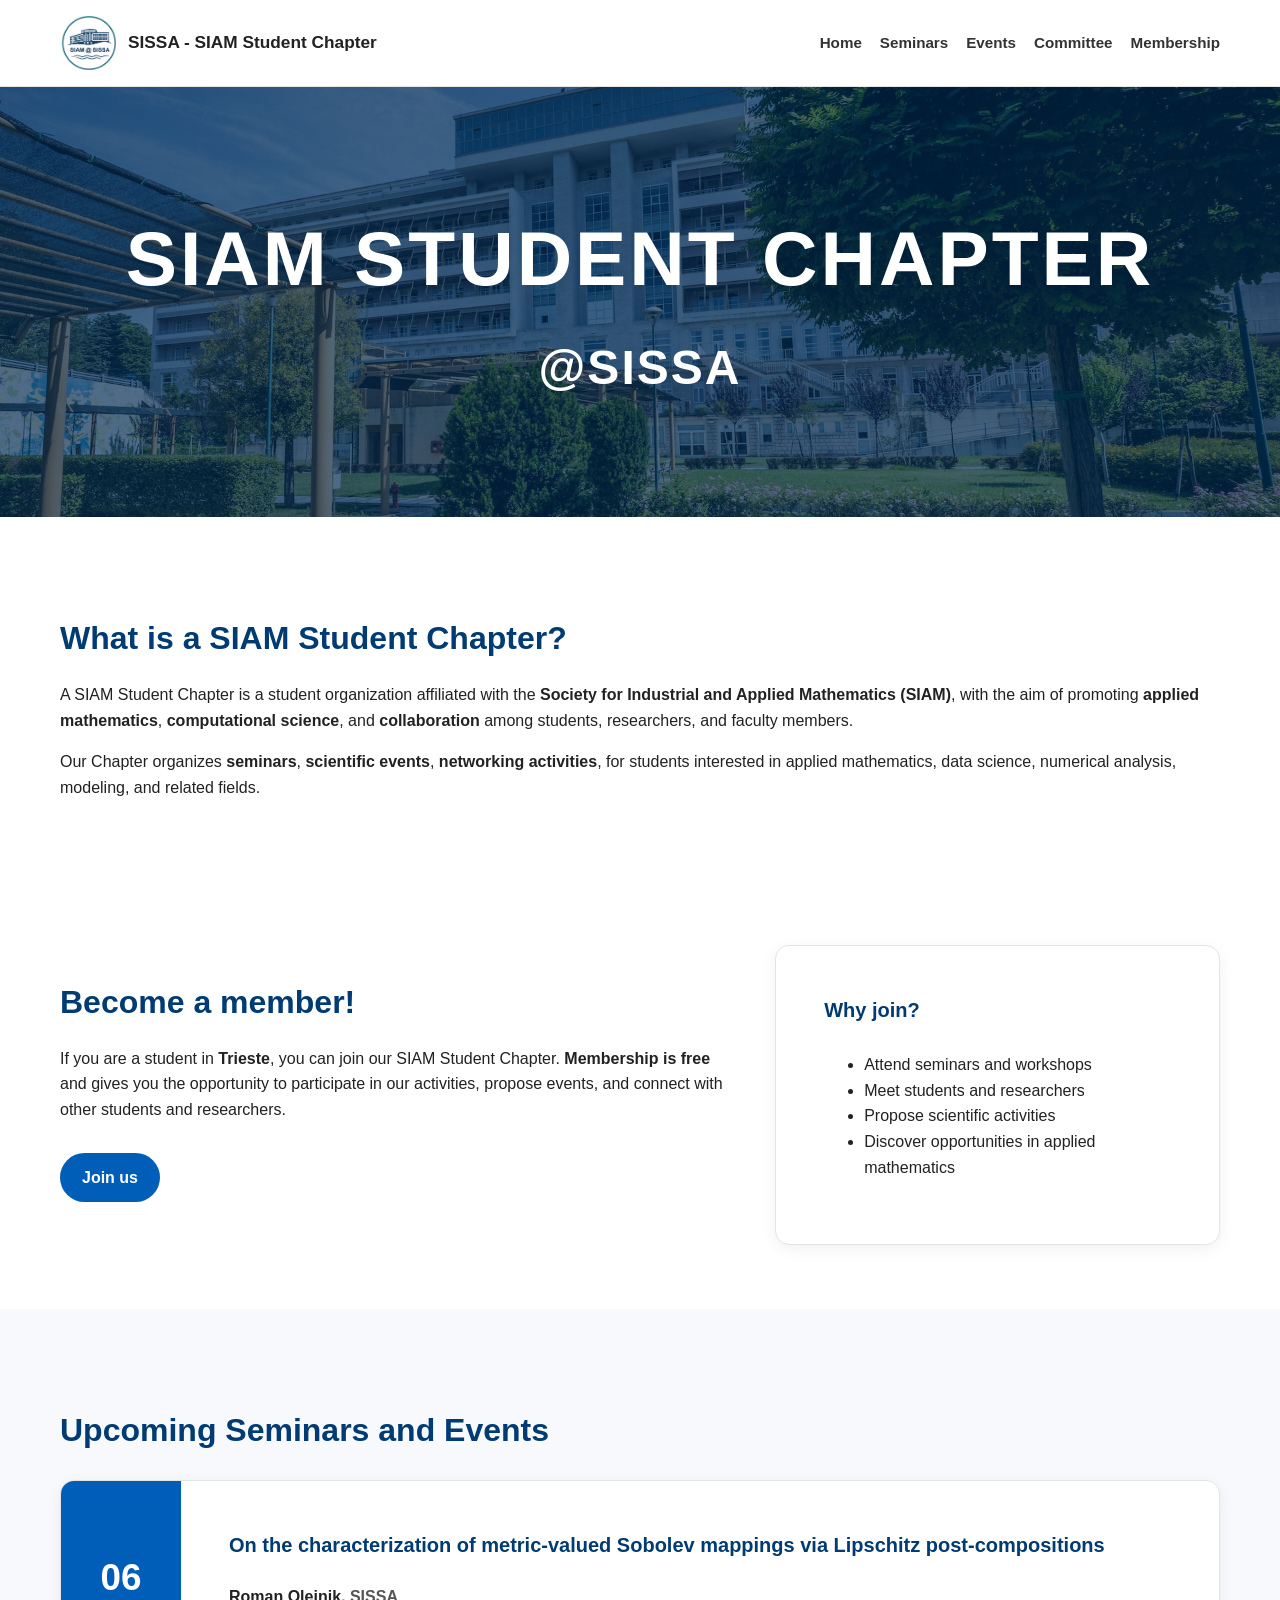
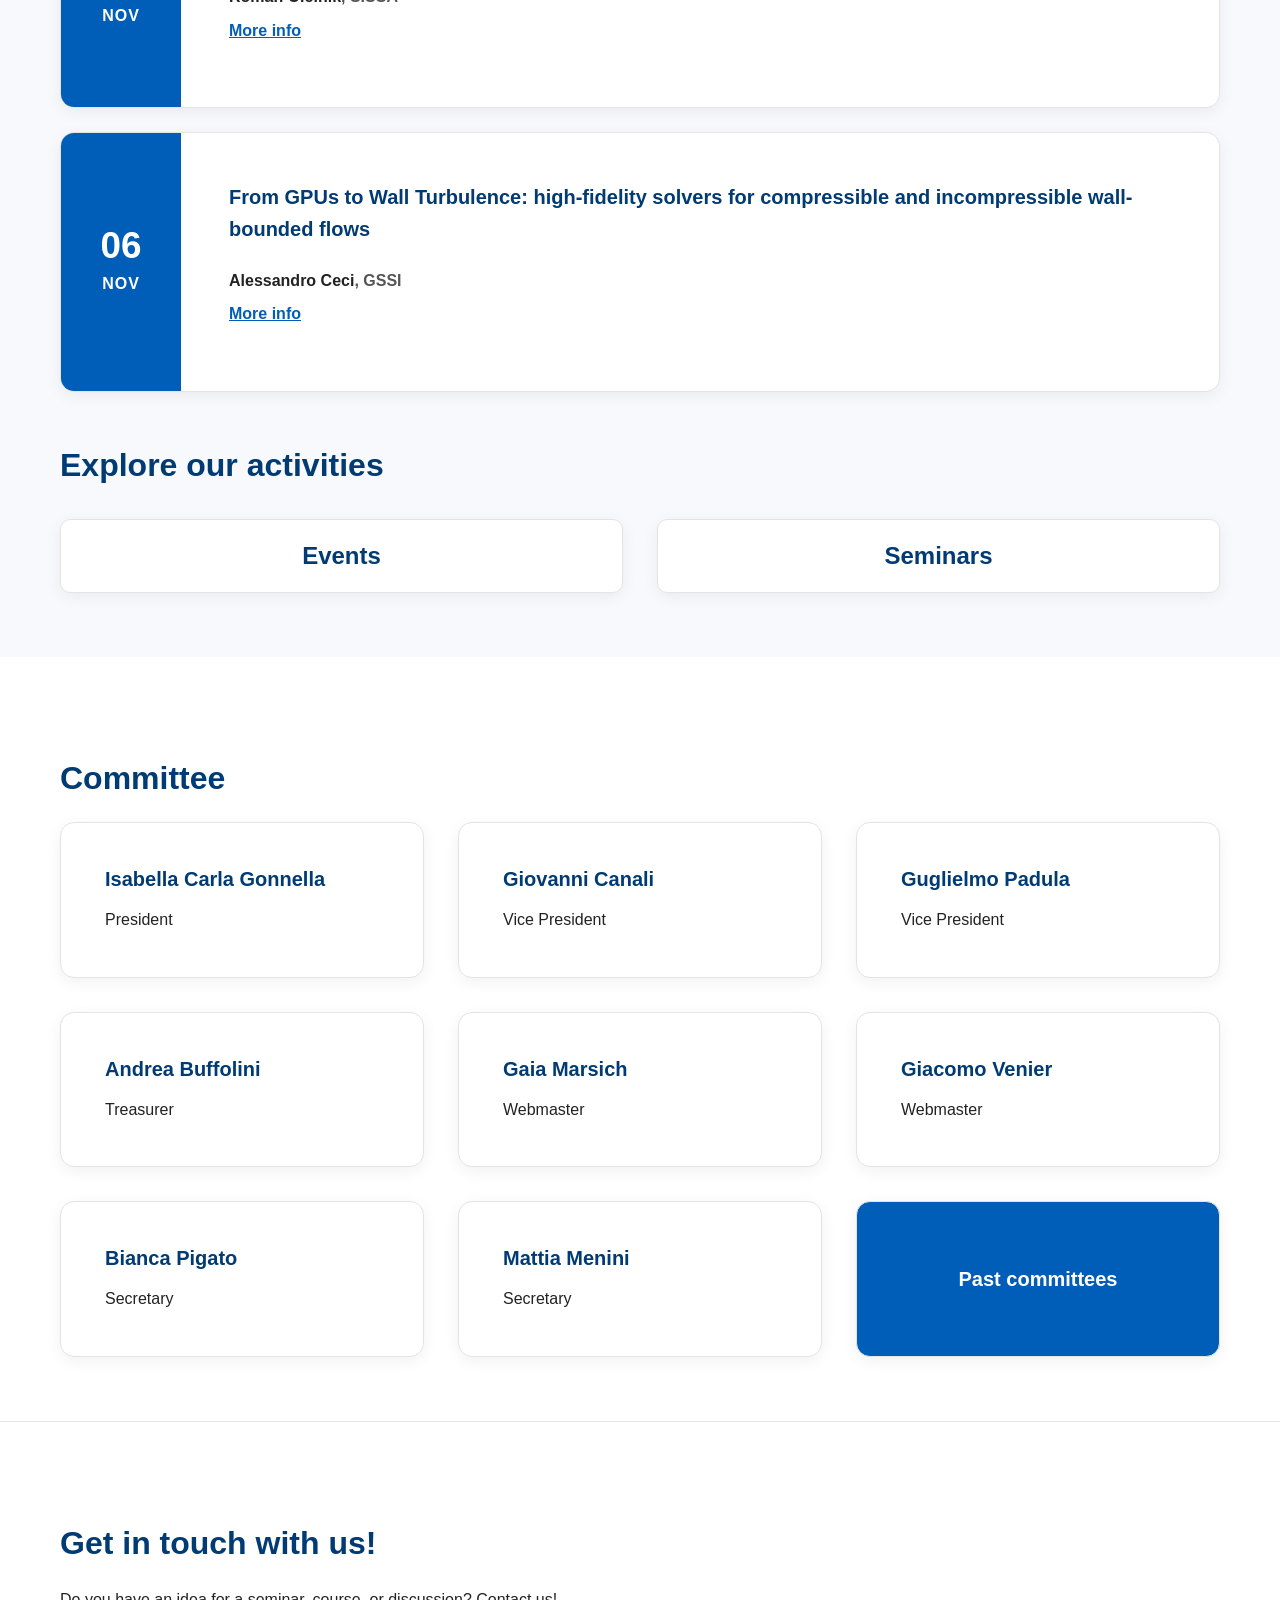
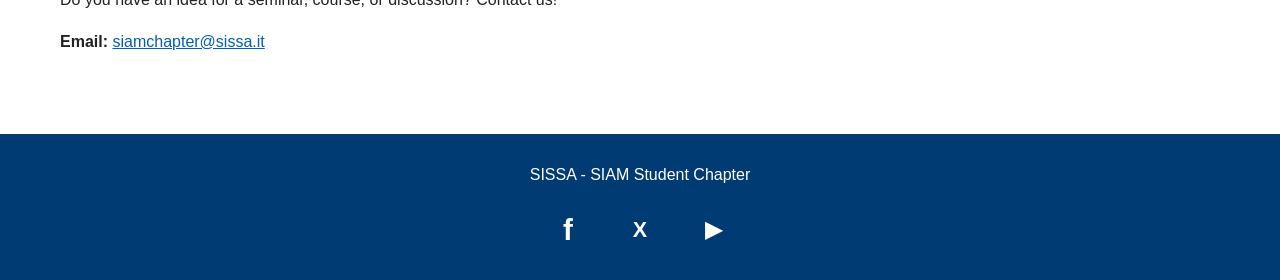
<file: index.html>
<!DOCTYPE html>
<html lang="en">
<head>
  <meta charset="UTF-8" />
  <meta name="viewport" content="width=device-width, initial-scale=1.0" />
  <meta name="description" content="Official website of the SISSA SIAM Student Chapter, promoting seminars, events, networking, and activities in applied mathematics and computational science in Trieste." />
  <title>SISSA SIAM student chapter</title>
  <link rel="icon" href="/favicon.ico" sizes="any" />
  <link rel="icon" type="image/png" href="/favicon.png" />
  <link rel="stylesheet" href="style.css" />
</head>

<body>
  <header class="site-header">
    <div class="header-inner">
      <div class="logo-area">
        <a href="logos.html" class="logo-mark" aria-label="Open logos page">
          <img src="assets/images/logo.png" alt="SIAM Student Chapter logo" />
        </a>
        <a href="index.html" class="logo-text">SISSA - SIAM Student Chapter</a>
      </div>

      <nav class="nav">
        <a href="index.html">Home</a>
        <a href="seminars.html">Seminars</a>
        <a href="events.html">Events</a>
        <a href="index.html#committee">Committee</a>
        <a href="membership.html">Membership</a>
      </nav>
    </div>
  </header>

  <main>
    <section class="hero">
      <div class="hero-overlay">
        <h1>SIAM STUDENT CHAPTER</h1>
        <h2>@SISSA</h2>
      </div>
    </section>

    <section class="section intro">
      <h3>What is a SIAM Student Chapter?</h3>
      <p>
        A SIAM Student Chapter is a student organization affiliated with the
        <strong>Society for Industrial and Applied Mathematics (SIAM)</strong>, with the aim of promoting
        <strong>applied mathematics</strong>, <strong>computational science</strong>, and <strong>collaboration</strong> among
        students, researchers, and faculty members.
      </p>

      <p>
        Our Chapter organizes <strong>seminars</strong>, <strong>scientific events</strong>, <strong>networking activities</strong>, for students interested in applied mathematics, data science, numerical analysis, modeling, and related fields.
      </p>
    </section>

    <section id="membership" class="section two-column">
      <div>
        <h3>Become a member!</h3>
        <p>
          If you are a student in <strong>Trieste</strong>, you can join
          our SIAM Student Chapter. <strong>Membership is free</strong> and gives you the
          opportunity to participate in our activities, propose events, and
          connect with other students and researchers.
        </p>
        <a class="button" href="membership.html">Join us</a>
      </div>

      <div class="info-card">
        <h4>Why join?</h4>
        <ul>
          <li>Attend seminars and workshops</li>
          <li>Meet students and researchers</li>
          <li>Propose scientific activities</li>
          <li>Discover opportunities in applied mathematics</li>
        </ul>
      </div>
    </section>

    <section class="section events">
      <h3>Upcoming Seminars and Events</h3>

      <div class="upcoming-list" data-upcoming="all" data-empty="No upcoming seminars or events yet."></div>

      <div class="page-links">
        <h3>Explore our activities</h3>

        <div class="page-link-grid">
          <a href="events.html" class="page-link-card">
            <span>Events</span>
          </a>

          <a href="seminars.html" class="page-link-card">
            <span>Seminars</span>
          </a>
        </div>
      </div>
    </section>

    <section id="committee" class="section">
      <h3>Committee</h3>

      <div class="people-grid">
        <div class="person">
          <h4>Isabella Carla Gonnella</h4>
          <p>President</p>
        </div>

        <div class="person">
          <h4>Giovanni Canali</h4>
          <p>Vice President</p>
        </div>

        <div class="person">
          <h4>Guglielmo Padula</h4>
          <p>Vice President</p>
        </div>

        <div class="person">
          <h4>Andrea Buffolini</h4>
          <p>Treasurer</p>
        </div>

        <div class="person">
          <h4>Gaia Marsich</h4>
          <p>Webmaster</p>
        </div>

        <div class="person">
          <h4>Giacomo Venier</h4>
          <p>Webmaster</p>
        </div>

        <div class="person">
          <h4>Bianca Pigato</h4>
          <p>Secretary</p>
        </div>
        
        <div class="person">
          <h4>Mattia Menini</h4>
          <p>Secretary</p>
        </div>

        <a class="person past-committee-card" href="past-committee.html">
          <h4>Past committees</h4>
        </a>
      </div>
    </section>

    <section class="section contact">
      <h3>Get in touch with us!</h3>

      <p>
        Do you have an idea for a seminar, course, or discussion? Contact us!
      </p>

      <p>
        <strong>Email:</strong>
        <a href="mailto:siamchapter@sissa.it">siamchapter@sissa.it</a>
      </p>

    </section>
  </main>

  <footer>
    <p> SISSA - SIAM Student Chapter </p>
    <div class="social-links" aria-label="Social media links">
      <a class="social-link social-facebook" href="https://www.facebook.com/people/SISSA-SIAM-student-chapter/100046776195522/#" target="_blank" rel="noopener" aria-label="Facebook">f</a>
      <a class="social-link social-twitter" href="https://x.com/SiamSissa" target="_blank" rel="noopener" aria-label="X">X</a>
      <a class="social-link social-youtube" href="https://www.youtube.com/channel/UCWTxZQoO_Yg6lZw85o2eigA" target="_blank" rel="noopener" aria-label="YouTube">▶</a>
    </div>
  </footer>
  <script src="assets/js/upcoming-events.js"></script>
  <script src="assets/js/upcoming-seminars.js"></script>
  <script src="assets/js/upcoming-ajs-seminars.js"></script>
  <script src="assets/js/render-upcoming.js"></script>
</body>
</html>
</file>
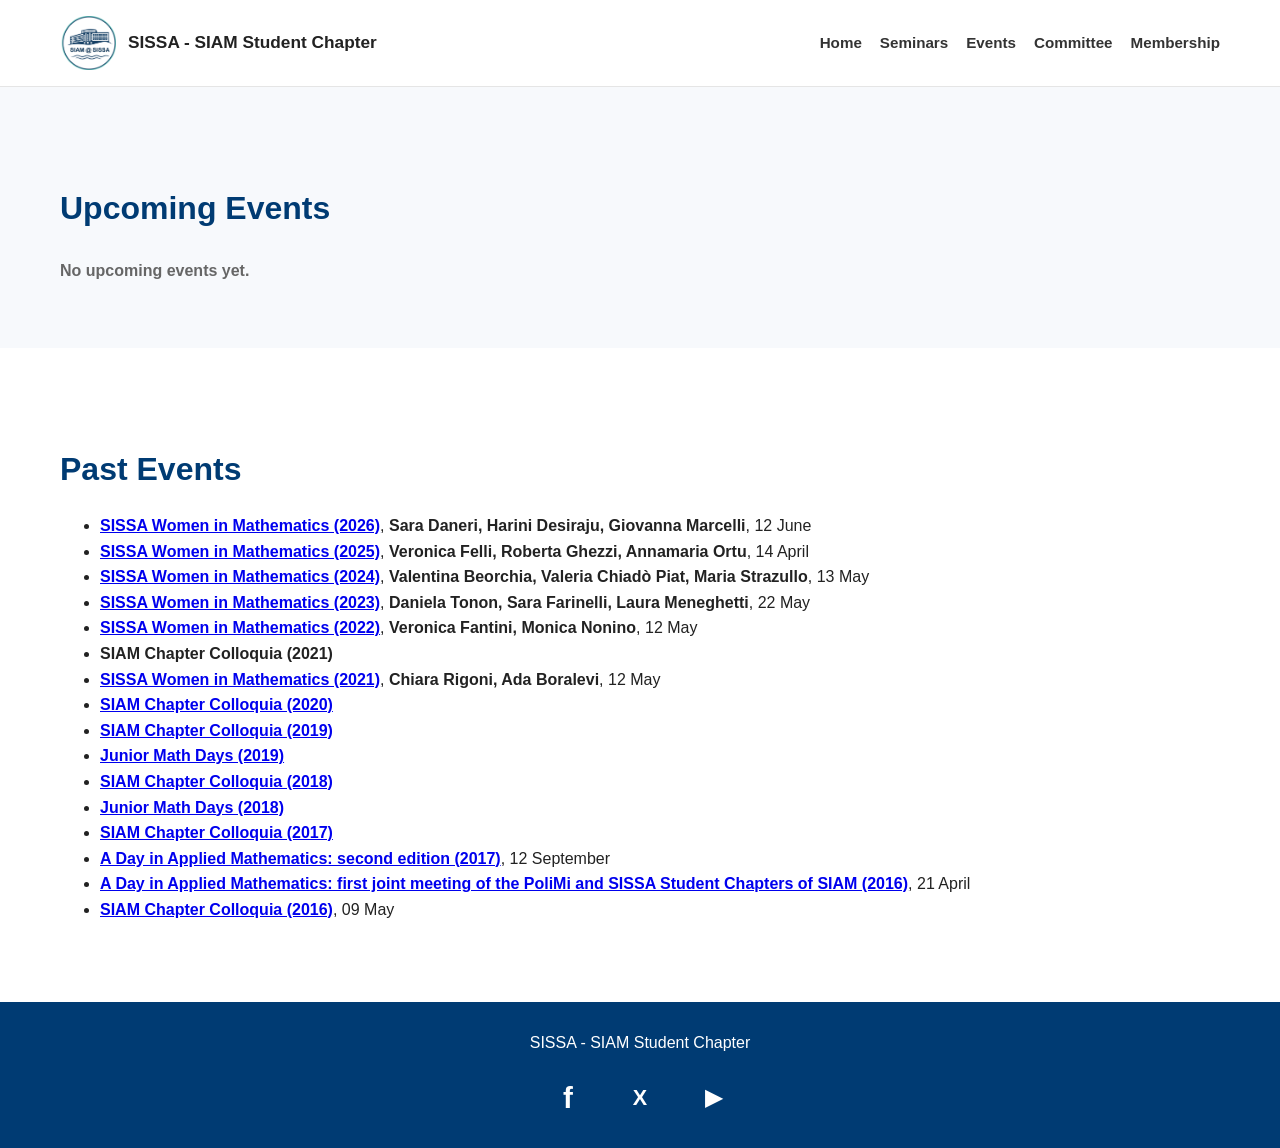
<file: events.html>
<!DOCTYPE html>
<html lang="en">
<head>
  <meta charset="UTF-8" />
  <meta name="viewport" content="width=device-width, initial-scale=1.0" />
  <meta name="description" content="Upcoming and past events organized by the SISSA SIAM Student Chapter for students and researchers in applied mathematics and computational science." />
  <title>Events | SIAM Student Chapter</title>
  <link rel="icon" href="/favicon.ico" sizes="any" />
  <link rel="icon" type="image/png" href="/favicon.png" />
  <link rel="stylesheet" href="style.css" />
</head>

<body>
  <header class="site-header">
    <div class="header-inner">
      <div class="logo-area">
        <a href="logos.html" class="logo-mark" aria-label="Open logos page">
          <img src="assets/images/logo.png" alt="SIAM Student Chapter logo" />
        </a>
        <a href="index.html" class="logo-text">SISSA - SIAM Student Chapter</a>
      </div>

      <nav class="nav">
        <a href="index.html">Home</a>
        <a href="seminars.html">Seminars</a>
        <a href="events.html">Events</a>
        <a href="index.html#committee">Committee</a>
        <a href="membership.html">Membership</a>
      </nav>
    </div>
  </header>

  <main>
    <section class="section events">
      <h3>Upcoming Events</h3>

      <div class="upcoming-list" data-upcoming="events" data-empty="No upcoming events yet."></div>
    </section>

    <section class="section">
      <h3>Past Events</h3>

      <div class="past-list" data-past="events"></div>
    </section>
  </main>

  <footer>
    <p> SISSA - SIAM Student Chapter </p>
    <div class="social-links" aria-label="Social media links">
      <a class="social-link social-facebook" href="https://www.facebook.com/people/SISSA-SIAM-student-chapter/100046776195522/#" target="_blank" rel="noopener" aria-label="Facebook">f</a>
      <a class="social-link social-twitter" href="https://x.com/SiamSissa" target="_blank" rel="noopener" aria-label="X">X</a>
      <a class="social-link social-youtube" href="https://www.youtube.com/channel/UCWTxZQoO_Yg6lZw85o2eigA" target="_blank" rel="noopener" aria-label="YouTube">▶</a>
    </div>
  </footer>
  <script src="assets/js/upcoming-events.js"></script>
  <script src="assets/js/past-events.js?v=sissa-past-events-2021"></script>
  <script src="assets/js/upcoming-seminars.js"></script>
  <script src="assets/js/render-upcoming.js?v=past-date-format"></script>
</body>
</html>
</file>
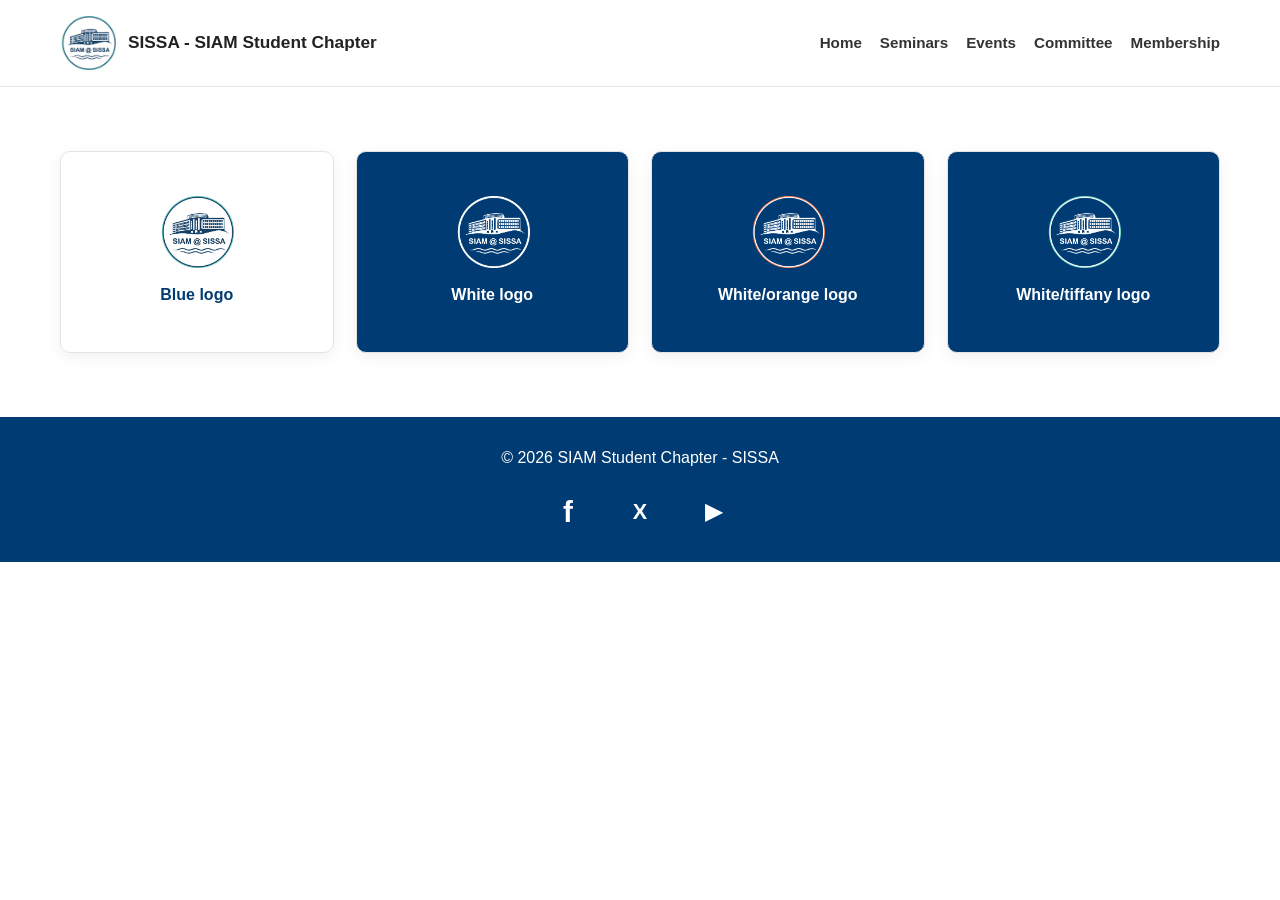
<file: logos.html>
<!DOCTYPE html>
<html lang="en">
<head>
  <meta charset="UTF-8" />
  <meta name="viewport" content="width=device-width, initial-scale=1.0" />
  <meta name="description" content="Download official logo assets for the SISSA SIAM Student Chapter." />
  <title>Logos | SIAM Student Chapter</title>
  <link rel="icon" href="/favicon.ico" sizes="any" />
  <link rel="icon" type="image/png" href="/favicon.png" />
  <link rel="stylesheet" href="style.css" />
</head>

<body>
  <header class="site-header">
    <div class="header-inner">
      <div class="logo-area">
        <a href="logos.html" class="logo-mark" aria-label="Open logos page">
          <img src="assets/images/logo.png" alt="SIAM Student Chapter logo" />
        </a>
        <a href="index.html" class="logo-text">SISSA - SIAM Student Chapter</a>
      </div>

      <nav class="nav">
        <a href="index.html">Home</a>
        <a href="seminars.html">Seminars</a>
        <a href="events.html">Events</a>
        <a href="index.html#committee">Committee</a>
        <a href="membership.html">Membership</a>
      </nav>
    </div>
  </header>

  <main>
    <section class="section">
      <div class="logo-link-grid">
        <a class="logo-link-card" href="assets/images/siamchapterlogo_blue.png" target="_blank" rel="noopener">
          <img src="assets/images/siamchapterlogo_blue.png" alt="Blue logo" />
          <span>Blue logo</span>
        </a>

        <a class="logo-link-card logo-link-card-dark" href="assets/images/siamchapterlogo_white.png" target="_blank" rel="noopener">
          <img src="assets/images/siamchapterlogo_white.png" alt="White logo" />
          <span>White logo</span>
        </a>

        <a class="logo-link-card logo-link-card-dark" href="assets/images/siamchapterlogo_white_orange.png" target="_blank" rel="noopener">
          <img src="assets/images/siamchapterlogo_white_orange.png" alt="White and orange logo" />
          <span>White/orange logo</span>
        </a>

        <a class="logo-link-card logo-link-card-dark" href="assets/images/siamchapterlogo_white_tiffany.png" target="_blank" rel="noopener">
          <img src="assets/images/siamchapterlogo_white_tiffany.png" alt="White and tiffany logo" />
          <span>White/tiffany logo</span>
        </a>
      </div>
    </section>
  </main>

  <footer>
    <p>&copy; 2026 SIAM Student Chapter - SISSA</p>
    <div class="social-links" aria-label="Social media links">
      <a class="social-link social-facebook" href="https://www.facebook.com/people/SISSA-SIAM-student-chapter/100046776195522/#" target="_blank" rel="noopener" aria-label="Facebook">f</a>
      <a class="social-link social-twitter" href="https://x.com/SiamSissa" target="_blank" rel="noopener" aria-label="X">X</a>
      <a class="social-link social-youtube" href="https://www.youtube.com/channel/UCWTxZQoO_Yg6lZw85o2eigA" target="_blank" rel="noopener" aria-label="YouTube">▶</a>
    </div>
  </footer>
</body>
</html>
</file>
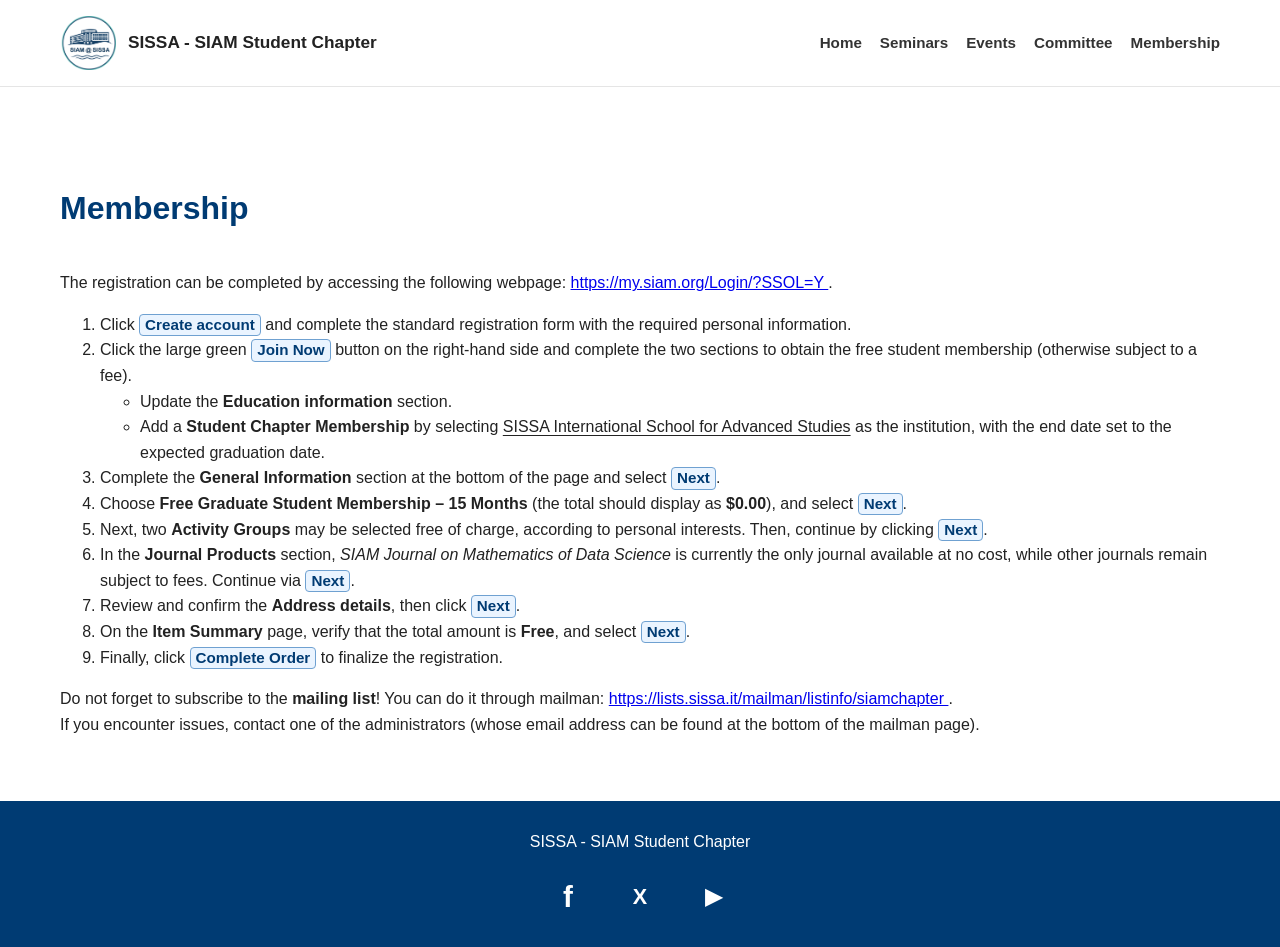
<file: membership.html>
<!DOCTYPE html>
<html lang="en">
<head>
  <meta charset="UTF-8" />
  <meta name="viewport" content="width=device-width, initial-scale=1.0" />
  <meta name="description" content="Join the SISSA SIAM Student Chapter in Trieste to take part in seminars, events, and activities in applied mathematics and computational science." />
  <title>Membership | SIAM Student Chapter</title>
  <link rel="icon" href="/favicon.ico" sizes="any" />
  <link rel="icon" type="image/png" href="/favicon.png" />
  <link rel="stylesheet" href="style.css?v=membership-spacing" />
</head>

<body>
  <header class="site-header">
    <div class="header-inner">
      <div class="logo-area">
        <a href="logos.html" class="logo-mark" aria-label="Open logos page">
          <img src="assets/images/logo.png" alt="SIAM Student Chapter logo" />
        </a>
        <a href="index.html" class="logo-text">SISSA - SIAM Student Chapter</a>
      </div>

      <nav class="nav">
        <a href="index.html">Home</a>
        <a href="seminars.html">Seminars</a>
        <a href="events.html">Events</a>
        <a href="index.html#committee">Committee</a>
        <a href="membership.html">Membership</a>
      </nav>
    </div>
  </header>

<main>
  <section class="section page-title">
    <h3>Membership</h3>
  </section>

  <section class="section membership-content">
    The registration can be completed by accessing the following webpage:
        <a href="https://my.siam.org/Login/?SSOL=Y" target="_blank" rel="noopener">
          https://my.siam.org/Login/?SSOL=Y
        </a>.
    <ol>

      <li>
        Click <span class="inline-box">Create account</span> and complete the standard registration form
        with the required personal information.
      </li>

      <li>
        Click the large green <span class="inline-box">Join Now</span> button on the right-hand side and complete the two sections to obtain the free student membership (otherwise subject to a fee).
        <ul>
          <li>
            Update the <strong>Education information</strong> section.
          </li>
          <li>
             Add a <strong>Student Chapter Membership</strong> by selecting <span class="underlined-text">SISSA International School for Advanced Studies</span> as the institution, with the end date
        set to the expected graduation date.
          </li>
        </ul>
      </li>

      <li>
        Complete the <strong>General Information</strong> section at the bottom of the page and
        select <span class="inline-box">Next</span>.
      </li>

      <li>
        Choose <strong>Free Graduate Student Membership – 15 Months</strong>
        (the total should display as <strong>$0.00</strong>), and select <span class="inline-box">Next</span>.
      </li>

      <li>
        Next, two <strong>Activity Groups</strong> may be selected free of charge, according to personal interests.
        Then, continue by clicking <span class="inline-box">Next</span>.
      </li>

      <li>
        In the <strong>Journal Products</strong> section, <em>SIAM Journal on Mathematics of Data Science</em>
        is currently the only journal available at no cost, while other journals
        remain subject to fees. Continue via <span class="inline-box">Next</span>.
      </li>

      <li>
        Review and confirm the <strong>Address details</strong>, then click <span class="inline-box">Next</span>.
      </li>

      <li>
        On the <strong>Item Summary</strong> page, verify that the total amount is <strong>Free</strong>,
        and select <span class="inline-box">Next</span>.
      </li>

      <li>
        Finally, click <span class="inline-box">Complete Order</span> to finalize the registration.
      </li>
    </ol>

    Do not forget to subscribe to the <strong>mailing list</strong>! You can do it through mailman: 
    <a href="https://lists.sissa.it/mailman/listinfo/siamchapter" target="_blank" rel="noopener">
          https://lists.sissa.it/mailman/listinfo/siamchapter
    </a>. <br />
    If you encounter issues, contact one of the administrators (whose email address can be found at the bottom of the mailman page).

  </section>
</main>
  <footer>
    <p> SISSA - SIAM Student Chapter </p>
    <div class="social-links" aria-label="Social media links">
      <a class="social-link social-facebook" href="https://www.facebook.com/people/SISSA-SIAM-student-chapter/100046776195522/#" target="_blank" rel="noopener" aria-label="Facebook">f</a>
      <a class="social-link social-twitter" href="https://x.com/SiamSissa" target="_blank" rel="noopener" aria-label="X">X</a>
      <a class="social-link social-youtube" href="https://www.youtube.com/channel/UCWTxZQoO_Yg6lZw85o2eigA" target="_blank" rel="noopener" aria-label="YouTube">▶</a>
    </div>
  </footer>
</body>
</html>
</file>
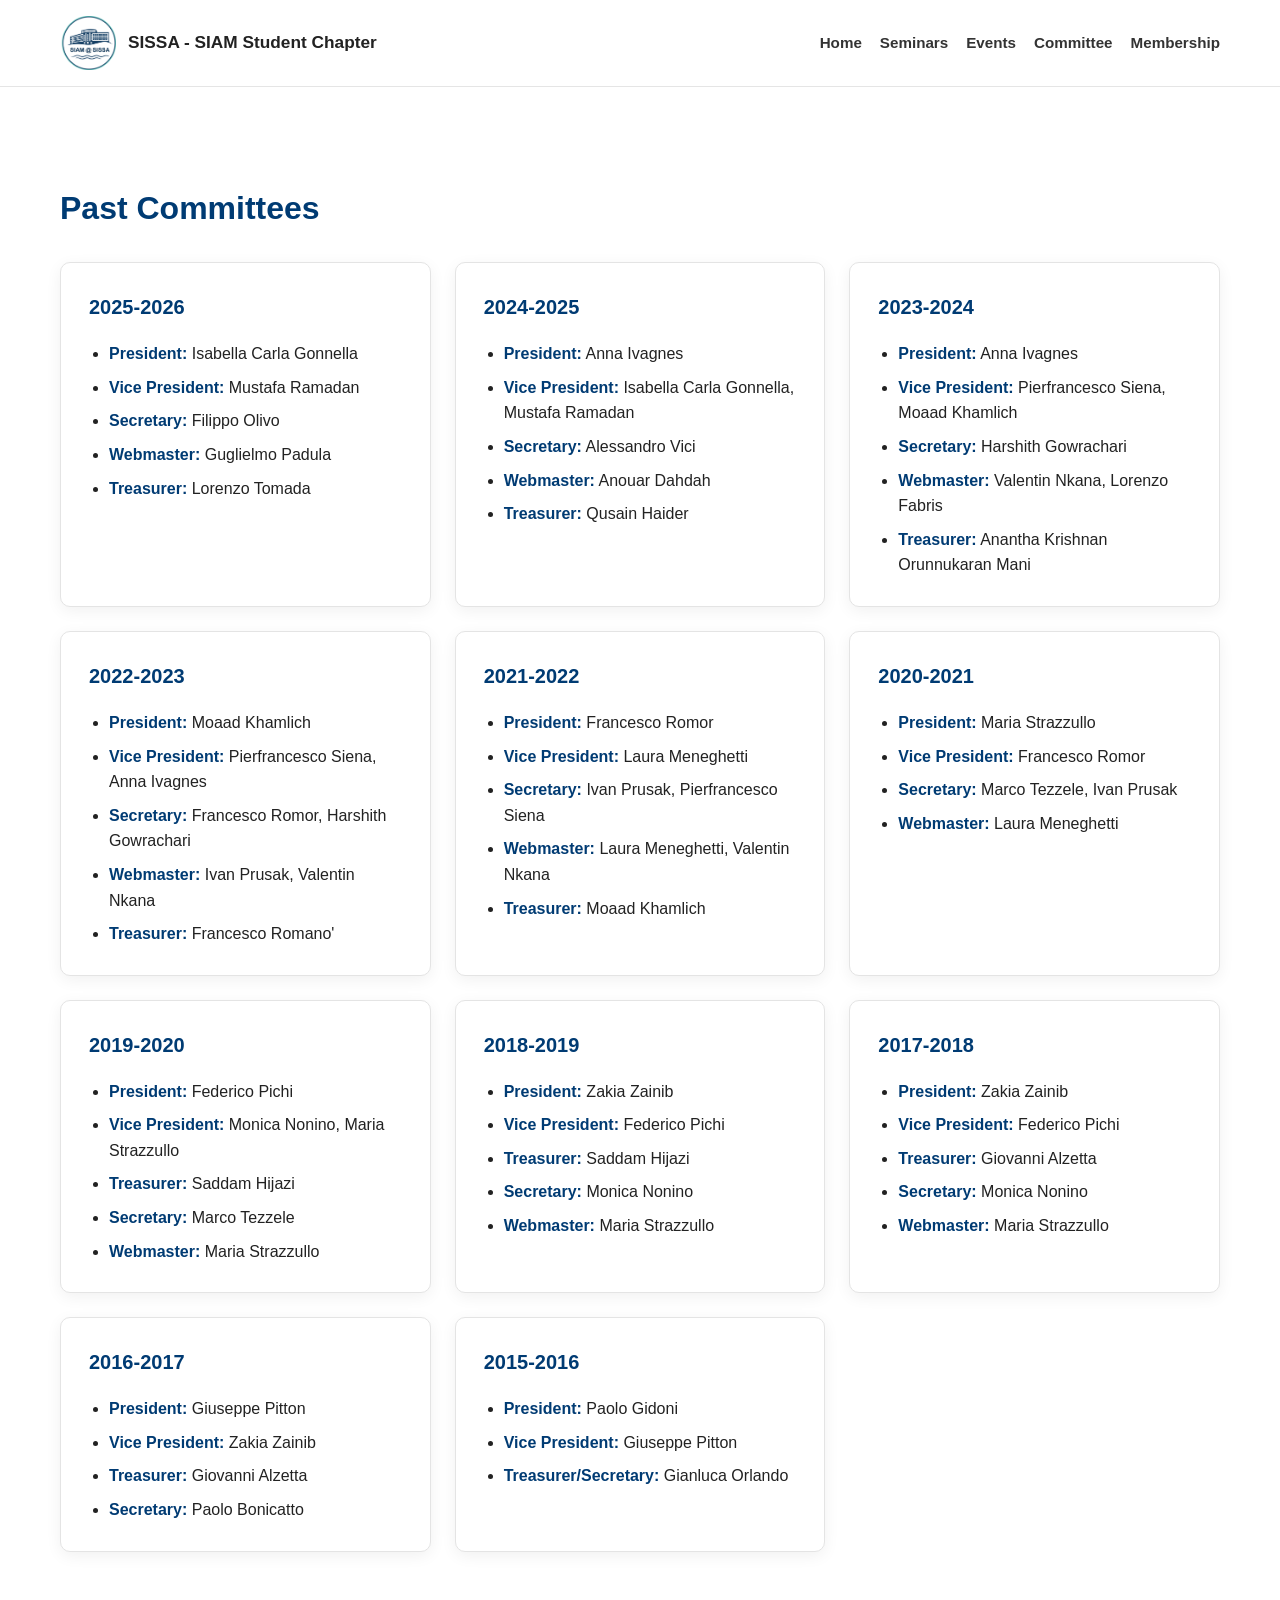
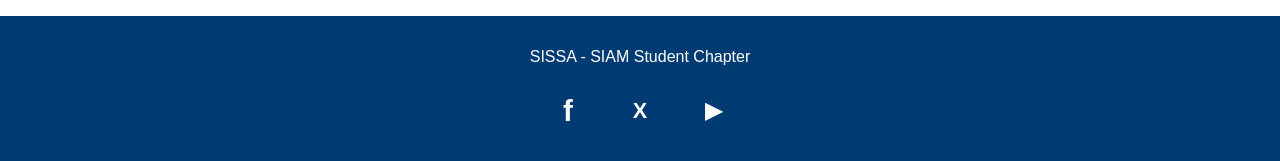
<file: past-committee.html>
<!DOCTYPE html>
<html lang="en">
<head>
  <meta charset="UTF-8" />
  <meta name="viewport" content="width=device-width, initial-scale=1.0" />
  <meta name="description" content="Past committees of the SISSA SIAM Student Chapter." />
  <title>Past Committee | SIAM Student Chapter</title>
  <link rel="icon" href="/favicon.ico" sizes="any" />
  <link rel="icon" type="image/png" href="/favicon.png" />
  <link rel="stylesheet" href="style.css" />
</head>

<body>
  <header class="site-header">
    <div class="header-inner">
      <div class="logo-area">
        <a href="logos.html" class="logo-mark" aria-label="Open logos page">
          <img src="assets/images/logo.png" alt="SIAM Student Chapter logo" />
        </a>
        <a href="index.html" class="logo-text">SISSA - SIAM Student Chapter</a>
      </div>

      <nav class="nav">
        <a href="index.html">Home</a>
        <a href="seminars.html">Seminars</a>
        <a href="events.html">Events</a>
        <a href="index.html#committee">Committee</a>
        <a href="membership.html">Membership</a>
      </nav>
    </div>
  </header>

  <main>
    <section class="section">
      <h3>Past Committees</h3>

      <div class="committee-history">
        <article class="committee-year">
          <h4>2025-2026</h4>
          <ul>
            <li><strong>President:</strong> Isabella Carla Gonnella</li>
            <li><strong>Vice President:</strong> Mustafa Ramadan</li>
            <li><strong>Secretary:</strong> Filippo Olivo</li>
            <li><strong>Webmaster:</strong> Guglielmo Padula</li>
            <li><strong>Treasurer:</strong> Lorenzo Tomada</li>
          </ul>
        </article>
        
        <article class="committee-year">
          <h4>2024-2025</h4>
          <ul>
            <li><strong>President:</strong> Anna Ivagnes</li>
            <li><strong>Vice President:</strong> Isabella Carla Gonnella, Mustafa Ramadan</li>
            <li><strong>Secretary:</strong> Alessandro Vici</li>
            <li><strong>Webmaster:</strong> Anouar Dahdah</li>
            <li><strong>Treasurer:</strong> Qusain Haider</li>
          </ul>
        </article>

        <article class="committee-year">
          <h4>2023-2024</h4>
          <ul>
            <li><strong>President:</strong> Anna Ivagnes</li>
            <li><strong>Vice President:</strong> Pierfrancesco Siena, Moaad Khamlich</li>
            <li><strong>Secretary:</strong> Harshith Gowrachari</li>
            <li><strong>Webmaster:</strong> Valentin Nkana, Lorenzo Fabris</li>
            <li><strong>Treasurer:</strong> Anantha Krishnan Orunnukaran Mani</li>
          </ul>
        </article>

        <article class="committee-year">
          <h4>2022-2023</h4>
          <ul>
            <li><strong>President:</strong> Moaad Khamlich</li>
            <li><strong>Vice President:</strong> Pierfrancesco Siena, Anna Ivagnes</li>
            <li><strong>Secretary:</strong> Francesco Romor, Harshith Gowrachari</li>
            <li><strong>Webmaster:</strong> Ivan Prusak, Valentin Nkana</li>
            <li><strong>Treasurer:</strong> Francesco Romano'</li>
          </ul>
        </article>

        <article class="committee-year">
          <h4>2021-2022</h4>
          <ul>
            <li><strong>President:</strong> Francesco Romor</li>
            <li><strong>Vice President:</strong> Laura Meneghetti</li>
            <li><strong>Secretary:</strong> Ivan Prusak, Pierfrancesco Siena</li>
            <li><strong>Webmaster:</strong> Laura Meneghetti, Valentin Nkana</li>
            <li><strong>Treasurer:</strong> Moaad Khamlich</li>
          </ul>
        </article>

        <article class="committee-year">
          <h4>2020-2021</h4>
          <ul>
            <li><strong>President:</strong> Maria Strazzullo</li>
            <li><strong>Vice President:</strong> Francesco Romor</li>
            <li><strong>Secretary:</strong> Marco Tezzele, Ivan Prusak</li>
            <li><strong>Webmaster:</strong> Laura Meneghetti</li>
          </ul>
        </article>

        <article class="committee-year">
          <h4>2019-2020</h4>
          <ul>
            <li><strong>President:</strong> Federico Pichi</li>
            <li><strong>Vice President:</strong> Monica Nonino, Maria Strazzullo</li>
            <li><strong>Treasurer:</strong> Saddam Hijazi</li>
            <li><strong>Secretary:</strong> Marco Tezzele</li>
            <li><strong>Webmaster:</strong> Maria Strazzullo</li>
          </ul>
        </article>

        <article class="committee-year">
          <h4>2018-2019</h4>
          <ul>
            <li><strong>President:</strong> Zakia Zainib</li>
            <li><strong>Vice President:</strong> Federico Pichi</li>
            <li><strong>Treasurer:</strong> Saddam Hijazi</li>
            <li><strong>Secretary:</strong> Monica Nonino</li>
            <li><strong>Webmaster:</strong> Maria Strazzullo</li>
          </ul>
        </article>

        <article class="committee-year">
          <h4>2017-2018</h4>
          <ul>
            <li><strong>President:</strong> Zakia Zainib</li>
            <li><strong>Vice President:</strong> Federico Pichi</li>
            <li><strong>Treasurer:</strong> Giovanni Alzetta</li>
            <li><strong>Secretary:</strong> Monica Nonino</li>
            <li><strong>Webmaster:</strong> Maria Strazzullo</li>
          </ul>
        </article>

        <article class="committee-year">
          <h4>2016-2017</h4>
          <ul>
            <li><strong>President:</strong> Giuseppe Pitton</li>
            <li><strong>Vice President:</strong> Zakia Zainib</li>
            <li><strong>Treasurer:</strong> Giovanni Alzetta</li>
            <li><strong>Secretary:</strong> Paolo Bonicatto</li>
          </ul>
        </article>

        <article class="committee-year">
          <h4>2015-2016</h4>
          <ul>
            <li><strong>President:</strong> Paolo Gidoni</li>
            <li><strong>Vice President:</strong> Giuseppe Pitton</li>
            <li><strong>Treasurer/Secretary:</strong> Gianluca Orlando</li>
          </ul>
        </article>
      </div>
    </section>
  </main>

  <footer>
    <p> SISSA - SIAM Student Chapter </p>
    <div class="social-links" aria-label="Social media links">
      <a class="social-link social-facebook" href="https://www.facebook.com/people/SISSA-SIAM-student-chapter/100046776195522/#" target="_blank" rel="noopener" aria-label="Facebook">f</a>
      <a class="social-link social-twitter" href="https://x.com/SiamSissa" target="_blank" rel="noopener" aria-label="X">X</a>
      <a class="social-link social-youtube" href="https://www.youtube.com/channel/UCWTxZQoO_Yg6lZw85o2eigA" target="_blank" rel="noopener" aria-label="YouTube">▶</a>
    </div>
  </footer>
</body>
</html>
</file>
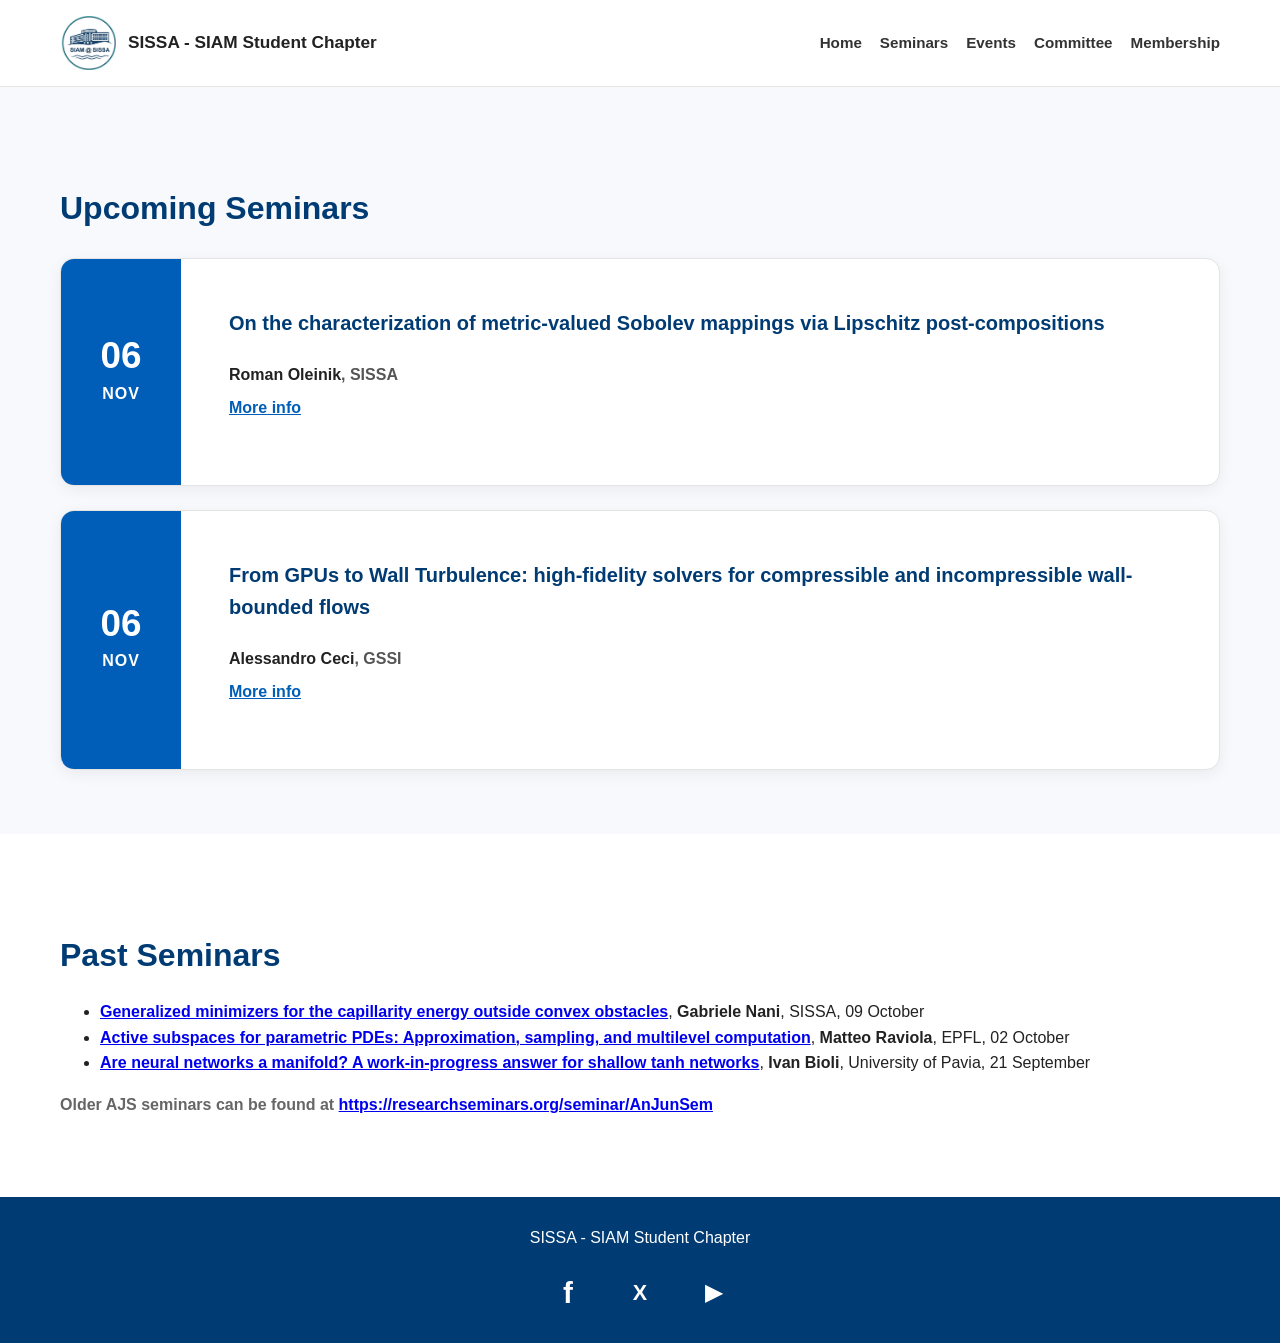
<file: seminars.html>
<!DOCTYPE html>
<html lang="en">
<head>
  <meta charset="UTF-8" />
  <meta name="viewport" content="width=device-width, initial-scale=1.0" />
  <meta name="description" content="Upcoming and past seminars hosted by the SISSA SIAM Student Chapter, including talks in applied mathematics, numerical analysis, modeling, and related fields." />
  <title>Seminars | SIAM Student Chapter</title>
  <link rel="icon" href="/favicon.ico" sizes="any" />
  <link rel="icon" type="image/png" href="/favicon.png" />
  <link rel="stylesheet" href="style.css" />
</head>

<body>
  <header class="site-header">
    <div class="header-inner">
      <div class="logo-area">
        <a href="logos.html" class="logo-mark" aria-label="Open logos page">
          <img src="assets/images/logo.png" alt="SIAM Student Chapter logo" />
        </a>
        <a href="index.html" class="logo-text">SISSA - SIAM Student Chapter</a>
      </div>

      <nav class="nav">
        <a href="index.html">Home</a>
        <a href="seminars.html">Seminars</a>
        <a href="events.html">Events</a>
        <a href="index.html#committee">Committee</a>
        <a href="membership.html">Membership</a>
      </nav>
    </div>
  </header>

  <main>
    <section class="section events">
      <h3>Upcoming Seminars</h3>

      <div class="upcoming-list" data-upcoming="seminars-all" data-empty="No upcoming seminars yet."></div>
    </section>

    <section class="section">
      <h3>Past Seminars</h3>

      <div class="past-list" data-past="seminars"></div>
      <div class="past-list" data-past="ajs-all"></div>
    </section>
  </main>

  <footer>
    <p> SISSA - SIAM Student Chapter </p>
    <div class="social-links" aria-label="Social media links">
      <a class="social-link social-facebook" href="https://www.facebook.com/people/SISSA-SIAM-student-chapter/100046776195522/#" target="_blank" rel="noopener" aria-label="Facebook">f</a>
      <a class="social-link social-twitter" href="https://x.com/SiamSissa" target="_blank" rel="noopener" aria-label="X">X</a>
      <a class="social-link social-youtube" href="https://www.youtube.com/channel/UCWTxZQoO_Yg6lZw85o2eigA" target="_blank" rel="noopener" aria-label="YouTube">▶</a>
    </div>
  </footer>
  <script src="assets/js/upcoming-events.js"></script>
  <script src="assets/js/upcoming-seminars.js"></script>
  <script src="assets/js/upcoming-ajs-seminars.js"></script>
  <script src="assets/js/past-seminars.js"></script>
  <script src="assets/js/past-ajs-seminars.js"></script>
  <script src="assets/js/render-upcoming.js"></script>
</body>
</html>
</file>
<file: style.css>
* {
  box-sizing: border-box;
}

html {
  scroll-behavior: smooth;
}

body {
  margin: 0;
  font-family: Arial, Helvetica, sans-serif;
  color: #222;
  background: #fff;
  line-height: 1.6;
}

.site-header {
  position: sticky;
  top: 0;
  z-index: 10;
  background: white;
  border-bottom: 1px solid #e5e5e5;
}

.header-inner {
  max-width: 1360px;
  margin: 0 auto;
  padding: 16px 60px;
  display: flex;
  justify-content: space-between;
  align-items: center;
}

.logo-area {
  display: flex;
  align-items: center;
  gap: 12px;
  font-weight: 700;
  font-size: 1.08rem;
}

.logo-mark {
  display: flex;
  align-items: center;
}

.logo-mark img {
  height: 54px;
  width: auto;
}

.logo-text {
  color: #222;
  text-decoration: none;
}

.logo-text:hover {
  color: #005eb8;
  text-decoration: none;
}

.logo-text:focus {
  text-decoration: none;
}

.nav {
  display: flex;
  gap: 18px;
  flex-wrap: wrap;
}

.nav a {
  color: #333;
  text-decoration: none;
  font-size: 0.95rem;
  font-weight: 600;
}

.nav a:hover {
  color: #005eb8;
}

.hero {
  min-height: 430px;
  background:
    linear-gradient(rgba(0, 40, 80, 0.68), rgba(0, 40, 80, 0.68)),
    url("img/sissa.jpg");
  background-size: cover;
  background-position: center 20%;
  display: flex;
  align-items: center;
  justify-content: center;
  text-align: center;
  color: white;
}

.hero-overlay {
  padding: 40px 24px;
}

.hero h1 {
  margin: 0;
  font-size: clamp(2.4rem, 6vw, 5rem);
  letter-spacing: 3px;
  font-weight: 800;
}

.hero h2 {
  margin: 10px 0 0;
  font-size: clamp(1.4rem, 4vw, 3rem);
  letter-spacing: 2px;
  font-weight: 600;
}

.section {
  max-width: 1360px;
  margin: 0 auto;
  padding: 64px 60px;
}

.page-title {
  padding-bottom: 18px;
}

.membership-content {
  padding-top: 0;
}

.intro {
  text-align: left;
}

.main-logo {
  display: block;
  max-width: 240px;
  margin: 0 auto 36px;
}

.welcome {
  font-size: 1.25rem;
}

h3 {
  font-size: 2rem;
  margin-bottom: 18px;
  color: #003b73;
}

h4 {
  margin-top: 0;
  font-size: 1.25rem;
  color: #003b73;
}

.two-column {
  display: grid;
  grid-template-columns: 1.5fr 1fr;
  gap: 48px;
  align-items: start;
}

.info-card,
.card,
.event-card,
.person {
  border: 1px solid #e4e4e4;
  border-radius: 14px;
  background: #fff;
  box-shadow: 0 4px 16px rgba(0, 0, 0, 0.06);
}

.info-card {
  padding: 48px;
}

.button {
  display: inline-block;
  margin-top: 14px;
  padding: 12px 22px;
  background: #005eb8;
  color: white;
  text-decoration: none;
  border-radius: 999px;
  font-weight: 700;
}

.button:hover {
  background: #003b73;
}

.inline-box {
  display: inline-block;
  padding: 1px 5px;
  border: 1px solid #6fa1d1;
  border-radius: 4px;
  background: #eaf4ff;
  color: #003b73;
  font-size: 0.95em;
  font-weight: 700;
  line-height: 1.2;
}

.underlined-text {
  text-decoration: underline;
  text-underline-offset: 3px;
}

.initiatives {
  text-align: center;
}

.page-links {
  margin-top: 48px;
  text-align: left;
}

.page-link-grid {
  display: grid;
  grid-template-columns: repeat(2, minmax(220px, 1fr));
  gap: 34px;
  margin-top: 28px;
}

.page-link-card {
  border: 1px solid #e4e4e4;
  border-radius: 10px;
  background: #fff;
  color: #003b73;
  text-decoration: none;
  box-shadow: 0 4px 16px rgba(0, 0, 0, 0.06);
  display: grid;
  place-items: center;
  min-height: 72px;
  padding: 24px 48px;
  font-size: 1.5rem;
  font-weight: 700;
  transition: transform 0.2s ease, box-shadow 0.2s ease;
}

.page-link-card:hover {
  transform: translateY(-4px);
  box-shadow: 0 8px 24px rgba(0, 0, 0, 0.12);
}

.page-link-card span,
.page-link-card h4 {
  display: block;
  margin: 0;
  line-height: 1;
  color: #003b73;
}

.cards {
  display: grid;
  grid-template-columns: repeat(auto-fit, minmax(220px, 1fr));
  gap: 34px;
  margin-top: 28px;
}

.card {
  padding: 48px;
  color: #222;
  text-decoration: none;
  transition: transform 0.2s ease, box-shadow 0.2s ease;
}

.card:hover {
  transform: translateY(-4px);
  box-shadow: 0 8px 24px rgba(0, 0, 0, 0.12);
}

.events {
  background: #f7f9fc;
}

.events > h3,
.events > .event-card,
.events > .upcoming-list,
.events > .page-links {
  max-width: 1360px;
  margin-left: auto;
  margin-right: auto;
}

.upcoming-list .event-card:first-child {
  margin-top: 24px;
}

.empty-state {
  margin: 24px 0 0;
  color: #666;
  font-weight: 600;
}

.event-card {
  display: grid;
  grid-template-columns: 120px minmax(0, 1fr) 300px;
  align-items: stretch;
  gap: 0;
  padding: 0;
  margin-top: 24px;
  background: white;
  overflow: hidden;
}

.event-card.no-flyer {
  grid-template-columns: 120px minmax(0, 1fr);
}

.event-card.no-flyer .event-content {
  border-right: 0;
}

.event-date {
  background: #005eb8;
  color: white;
  text-align: center;
  padding: 24px 10px;
  display: flex;
  flex-direction: column;
  justify-content: center;
}

.event-date .day {
  display: block;
  font-size: 2.3rem;
  font-weight: 800;
  line-height: 1;
}

.event-date .month {
  display: block;
  font-weight: 700;
  letter-spacing: 1px;
  margin-top: 6px;
}

.event-meta {
  color: #666;
  font-weight: 600;
}

.seminar-speaker {
  margin-top: -4px;
  color: #555;
  font-weight: 600;
}

.seminar-speaker strong {
  color: #222;
}

.event-link {
  margin-top: -8px;
  font-weight: 700;
}

.event-link a {
  color: #005eb8;
}

.event-abstracts {
  margin-top: 28px;
  padding-top: 22px;
  border-top: 1px solid #e4e4e4;
}

.event-abstracts h5 {
  margin: 0 0 18px;
  color: #003b73;
  font-size: 1.1rem;
}

.event-abstract {
  margin-top: 18px;
}

.event-abstract-speaker {
  margin-bottom: 4px;
  color: #666;
  font-weight: 700;
}

.event-abstract h6 {
  margin: 0 0 10px;
  color: #003b73;
  font-size: 1rem;
}

.event-content {
  padding: 48px;
  border-right: 1px solid #e4e4e4;
}

.event-flyer {
  align-self: stretch;
  display: grid;
  place-items: center;
  padding: 24px;
  cursor: pointer;
}

.event-flyer img {
  display: block;
  width: 100%;
  height: auto;
  border: 1px solid #e4e4e4;
  background: #f7f9fc;
}

.people-grid {
  display: grid;
  grid-template-columns: repeat(3, 1fr);
  gap: 34px;
}

.person {
  padding: 44px;
}

.person h4 {
  margin: 0;
  line-height: 1.2;
}

.person p {
  margin-bottom: 0;
}

.past-committee-card {
  display: flex;
  align-items: center;
  justify-content: center;
  background: #005eb8;
  color: white;
  text-decoration: none;
  transition: background 0.2s ease, transform 0.2s ease;
}

.past-committee-card h4 {
  margin: 0;
  color: white !important;
}

.past-committee-card:hover {
  background: #003b73;
  transform: translateY(-2px);
}

.committee-history {
  display: grid;
  grid-template-columns: repeat(auto-fit, minmax(320px, 1fr));
  gap: 24px;
  margin-top: 28px;
}

.committee-year {
  padding: 28px;
  border: 1px solid #e4e4e4;
  border-radius: 10px;
  background: #fff;
  box-shadow: 0 4px 16px rgba(0, 0, 0, 0.06);
}

.committee-year h4 {
  margin: 0 0 18px;
}

.committee-year ul {
  margin: 0;
  padding-left: 20px;
}

.committee-year li {
  margin-top: 8px;
}

.committee-year li:first-child {
  margin-top: 0;
}

.committee-year strong {
  color: #003b73;
}

.logo-link-grid {
  display: grid;
  grid-template-columns: repeat(auto-fit, minmax(220px, 1fr));
  gap: 22px;
}

.logo-link-card {
  min-height: 150px;
  padding: 44px;
  border: 1px solid #e4e4e4;
  border-radius: 10px;
  background: #fff;
  color: #003b73;
  text-align: center;
  text-decoration: none;
  box-shadow: 0 4px 16px rgba(0, 0, 0, 0.06);
  display: grid;
  place-items: center;
  gap: 14px;
  font-weight: 700;
  transition: transform 0.2s ease, box-shadow 0.2s ease;
}

.logo-link-card:hover {
  transform: translateY(-4px);
  box-shadow: 0 8px 24px rgba(0, 0, 0, 0.12);
}

.logo-link-card-dark {
  background: #003b73;
  color: white;
}

.logo-link-card img {
  max-height: 72px;
  max-width: 100%;
}

.contact {
  border-top: 1px solid #e5e5e5;
}

.contact a {
  color: #005eb8;
}

footer {
  text-align: center;
  padding: 28px;
  background: #003b73;
  color: white;
}

footer p {
  margin: 0;
}

.social-links {
  display: flex;
  justify-content: center;
  gap: 28px;
  margin-top: 20px;
}

.social-link {
  width: 44px;
  height: 44px;
  color: white;
  display: grid;
  place-items: center;
  font-size: 1.35rem;
  font-weight: 800;
  line-height: 1;
  text-decoration: none;
  transition: transform 0.2s ease, opacity 0.2s ease;
}

.social-link:hover {
  opacity: 0.86;
  transform: translateY(-2px);
}

.social-facebook {
  font-family: Arial, Helvetica, sans-serif;
  font-size: 1.85rem;
}

.social-youtube {
  font-size: 1.35rem;
  padding-left: 2px;
}

@media (max-width: 800px) {
  .header-inner {
    align-items: flex-start;
    flex-direction: column;
    gap: 14px;
  }

  .nav {
    gap: 12px;
  }

  .two-column,
  .cards,
  .page-link-grid,
  .people-grid {
    grid-template-columns: 1fr;
  }

  .event-date {
    max-width: 120px;
  }

  .section {
    padding: 48px 34px;
  }

  .info-card,
  .card,
  .event-content,
  .person,
  .logo-link-card {
    padding: 28px;
  }
}

@media (max-width: 720px) {
  .event-card {
    grid-template-columns: 1fr;
  }

  .event-content {
    border-right: 0;
    border-bottom: 1px solid #e4e4e4;
  }

  .event-date {
    max-width: none;
  }
}
</file>
